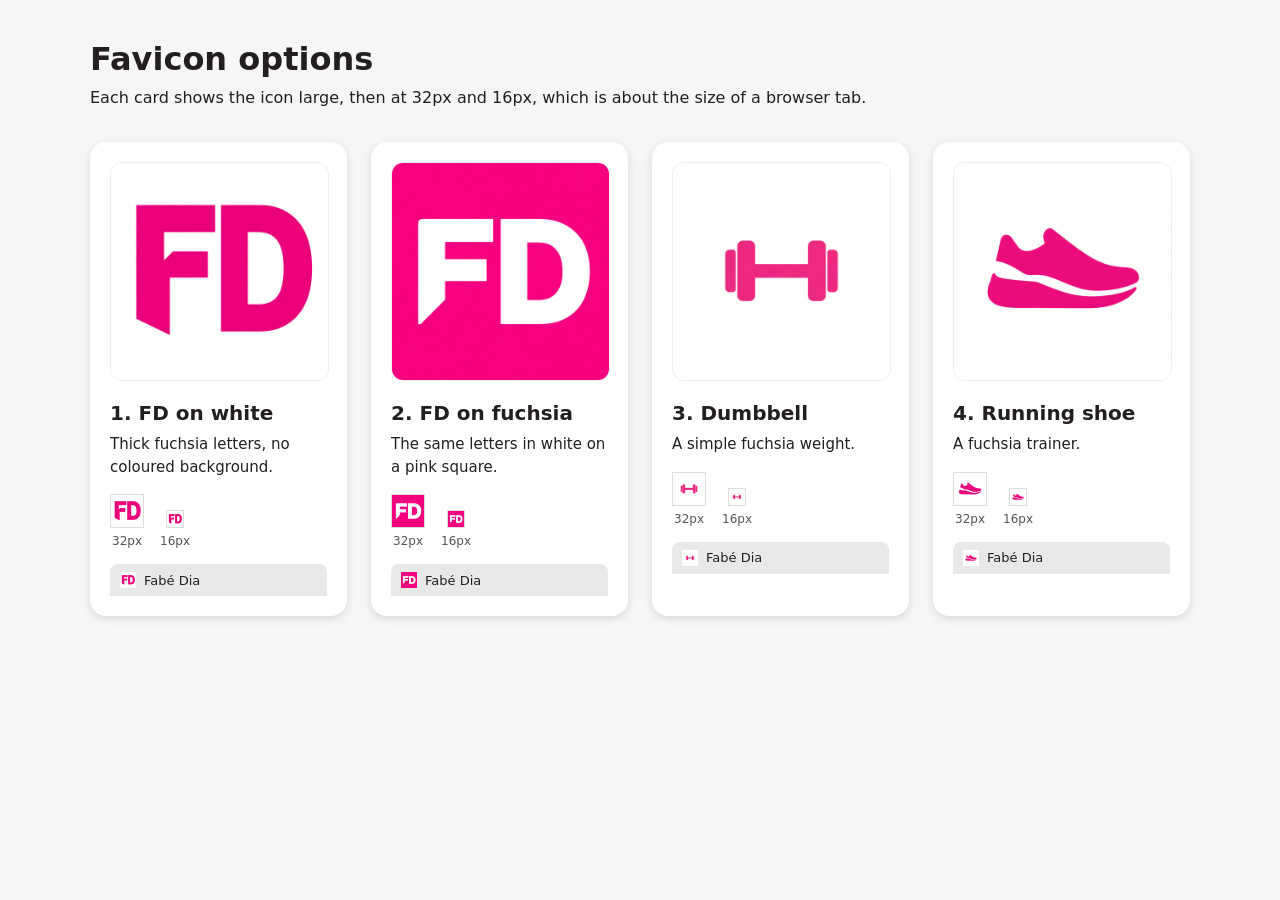
<file: preview/index.html>
<!DOCTYPE html>
<html lang="en">
  <head>
    <meta charset="UTF-8" />
    <meta name="viewport" content="width=device-width, initial-scale=1.0" />
    <title>Favicon options</title>
    <style>
      body {
        margin: 0;
        font-family: Poppins, system-ui, sans-serif;
        background: #f6f6f6;
        color: #231f20;
      }
      main {
        max-width: 1100px;
        margin: 0 auto;
        padding: 40px 20px 80px;
      }
      h1 {
        font-size: 32px;
        margin: 0 0 8px;
      }
      p {
        margin: 0 0 32px;
        line-height: 1.5;
      }
      .grid {
        display: grid;
        grid-template-columns: repeat(auto-fit, minmax(240px, 1fr));
        gap: 24px;
      }
      article {
        background: white;
        border-radius: 16px;
        padding: 20px;
        box-shadow: 0 3px 8px rgba(0, 0, 0, 0.12);
      }
      h2 {
        font-size: 20px;
        margin: 16px 0 8px;
      }
      article p {
        margin: 0;
        font-size: 15px;
      }
      img.large {
        width: 100%;
        aspect-ratio: 1;
        object-fit: cover;
        border-radius: 12px;
        background: white;
        border: 1px solid #eee;
      }
      .sizes {
        display: flex;
        align-items: end;
        gap: 16px;
        margin-top: 16px;
      }
      .size {
        text-align: center;
        font-size: 12px;
        color: #555;
      }
      .size img {
        display: block;
        margin: 0 auto 6px;
        image-rendering: auto;
        background: #fff;
        border: 1px solid #ddd;
      }
      .tab {
        display: flex;
        align-items: center;
        gap: 8px;
        margin-top: 16px;
        background: #e8e8e8;
        border-radius: 8px 8px 0 0;
        padding: 8px 10px;
        font-size: 13px;
      }
      .tab img {
        width: 16px;
        height: 16px;
      }
    </style>
  </head>
  <body>
    <main>
      <h1>Favicon options</h1>
      <p>
        Each card shows the icon large, then at 32px and 16px, which is about
        the size of a browser tab.
      </p>
      <div class="grid">
        <article>
          <img class="large" src="./fd.jpg" alt="Fuchsia FD letters on white" />
          <h2>1. FD on white</h2>
          <p>Thick fuchsia letters, no coloured background.</p>
          <div class="sizes">
            <div class="size"><img src="./fd.jpg" width="32" height="32" alt="" />32px</div>
            <div class="size"><img src="./fd.jpg" width="16" height="16" alt="" />16px</div>
          </div>
          <div class="tab"><img src="./fd.jpg" alt="" /> Fabé Dia</div>
        </article>
        <article>
          <img class="large" src="./fd-badge.jpg" alt="White FD letters on fuchsia" />
          <h2>2. FD on fuchsia</h2>
          <p>The same letters in white on a pink square.</p>
          <div class="sizes">
            <div class="size"><img src="./fd-badge.jpg" width="32" height="32" alt="" />32px</div>
            <div class="size"><img src="./fd-badge.jpg" width="16" height="16" alt="" />16px</div>
          </div>
          <div class="tab"><img src="./fd-badge.jpg" alt="" /> Fabé Dia</div>
        </article>
        <article>
          <img class="large" src="./dumbbell.jpg" alt="Fuchsia dumbbell" />
          <h2>3. Dumbbell</h2>
          <p>A simple fuchsia weight.</p>
          <div class="sizes">
            <div class="size"><img src="./dumbbell.jpg" width="32" height="32" alt="" />32px</div>
            <div class="size"><img src="./dumbbell.jpg" width="16" height="16" alt="" />16px</div>
          </div>
          <div class="tab"><img src="./dumbbell.jpg" alt="" /> Fabé Dia</div>
        </article>
        <article>
          <img class="large" src="./shoe.jpg" alt="Fuchsia running shoe" />
          <h2>4. Running shoe</h2>
          <p>A fuchsia trainer.</p>
          <div class="sizes">
            <div class="size"><img src="./shoe.jpg" width="32" height="32" alt="" />32px</div>
            <div class="size"><img src="./shoe.jpg" width="16" height="16" alt="" />16px</div>
          </div>
          <div class="tab"><img src="./shoe.jpg" alt="" /> Fabé Dia</div>
        </article>
      </div>
    </main>
  </body>
</html>
</file>
